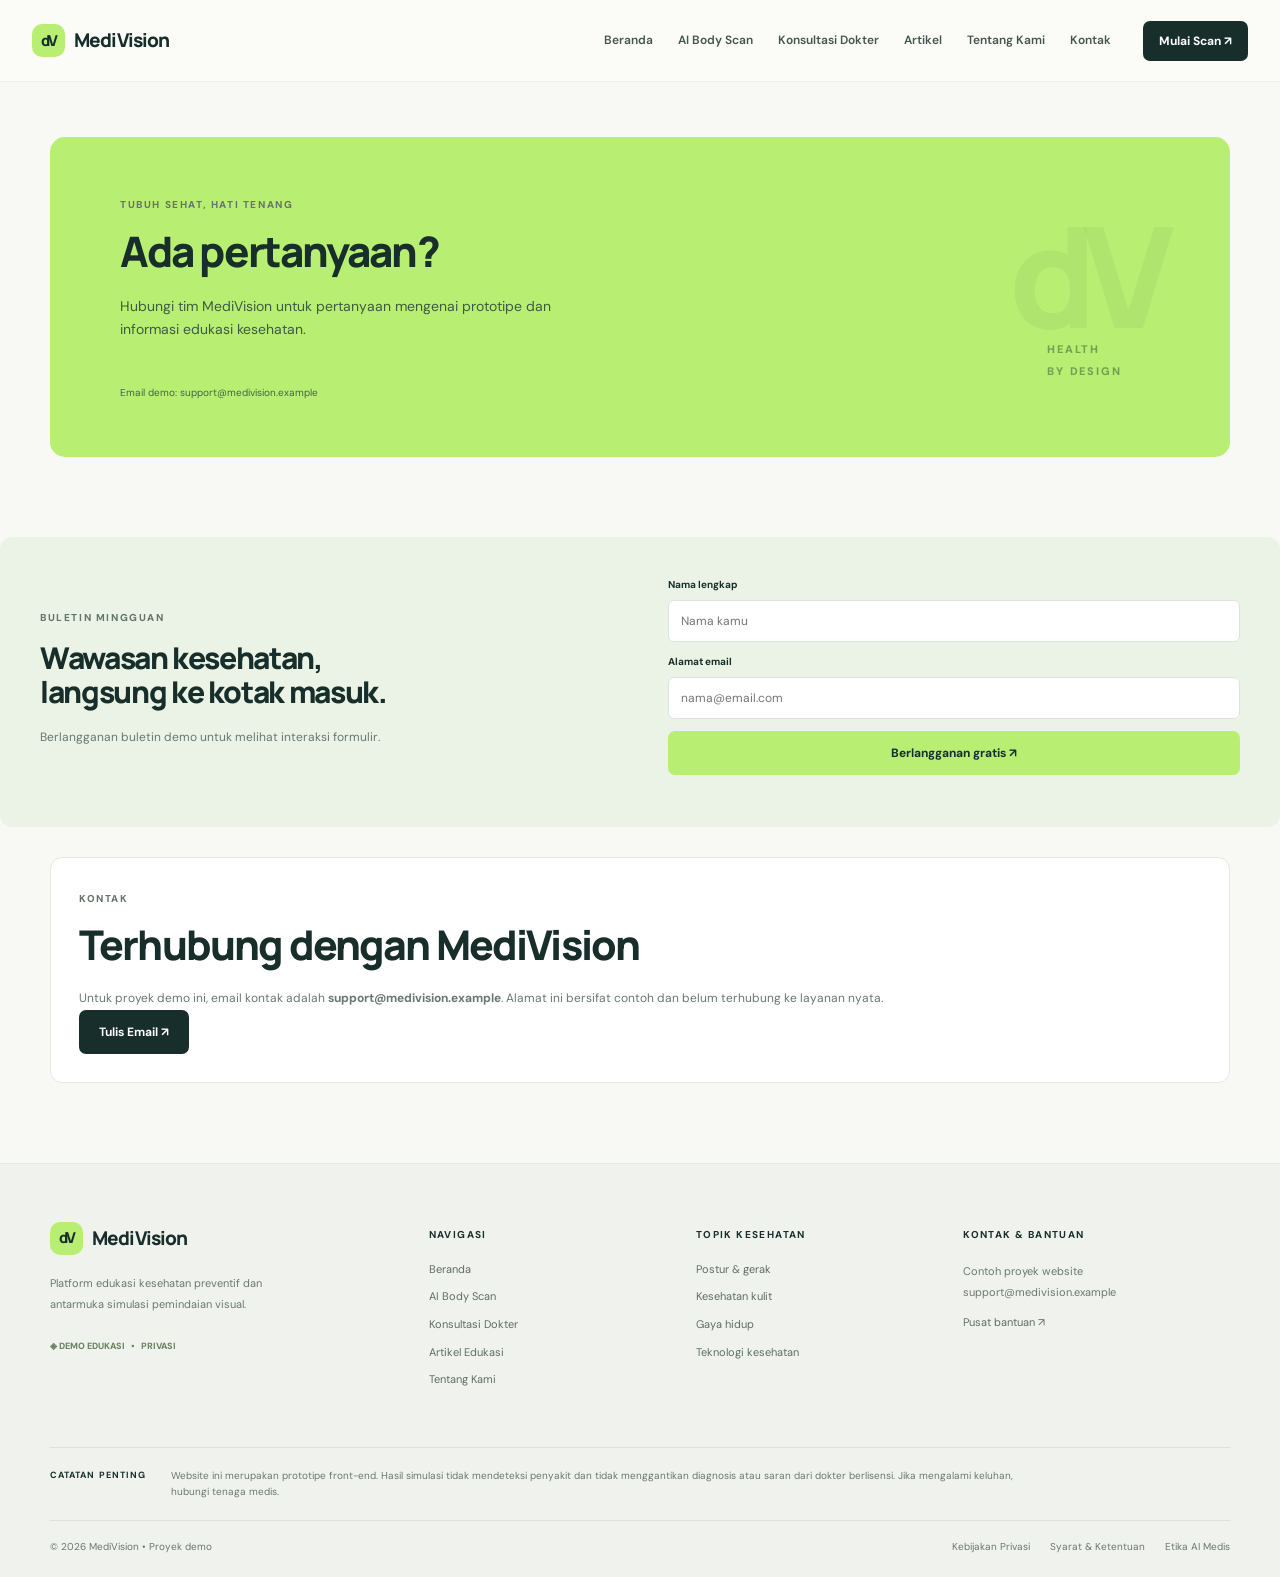
<file: contact.html>
<!DOCTYPE html>
<html lang="id"><head><meta charset="utf-8"/><meta content="width=device-width, initial-scale=1.0" name="viewport"/><meta content="MediVision — edukasi kesehatan preventif dan simulasi scan tubuh." name="description"/><title>Kontak | MediVision</title><link href="style.css" rel="stylesheet"/><link href="https://fonts.googleapis.com" rel="preconnect"/><link crossorigin="" href="https://fonts.gstatic.com" rel="preconnect"/><link href="https://fonts.googleapis.com/css2?family=DM+Sans:wght@400;500;600;700&amp;family=Manrope:wght@400;500;600;700;800&amp;display=swap" rel="stylesheet"/></head><body><header class="topbar"><a class="brand" href="#home"><span class="brand-mark">dV</span><span>MediVision</span></a>
<button aria-label="Buka menu" class="mobile-menu">☰</button><nav id="nav"><a href="index.html">Beranda</a><a href="scan.html">AI Body Scan</a><a href="doctors.html">Konsultasi Dokter</a><a href="articles.html">Artikel</a><a href="about.html">Tentang Kami</a><a aria-current="page" href="contact.html">Kontak</a></nav><a class="btn btn-dark nav-cta" href="scan.html">Mulai Scan ↗</a></header><main><section class="cta section-wrap" id="about"><div class="cta-content"><span class="eyebrow">TUBUH SEHAT, HATI TENANG</span><h2>Ada pertanyaan?</h2><p>Hubungi tim MediVision untuk pertanyaan mengenai prototipe dan informasi edukasi kesehatan.</p><div></div><small>Email demo: support@medivision.example</small></div><div class="cta-deco">dV<span>HEALTH<br/>BY DESIGN</span></div></section><div class="newsletter" id="newsletter"><div><span class="eyebrow">BULETIN MINGGUAN</span><h2>Wawasan kesehatan,<br/>langsung ke kotak masuk.</h2><p>Berlangganan buletin demo untuk melihat interaksi formulir.</p></div><form id="newsletterForm"><label>Nama lengkap<input placeholder="Nama kamu" required=""/></label><label>Alamat email<input placeholder="nama@email.com" required="" type="email"/></label><button class="btn btn-green full">Berlangganan gratis ↗</button><small aria-live="polite" id="newsletterMsg"></small></form></div><section class="section-wrap" style="padding:30px 0 80px"><div class="plain-card"><span class="eyebrow">KONTAK</span><h2>Terhubung dengan MediVision</h2><p>Untuk proyek demo ini, email kontak adalah <b>support@medivision.example</b>. Alamat ini bersifat contoh dan belum terhubung ke layanan nyata.</p><a class="btn btn-dark" href="mailto:support@medivision.example">Tulis Email ↗</a></div></section></main><footer id="contact"><div class="footer-main section-wrap"><div class="footer-brand"><a class="brand" href="index.html"><span class="brand-mark">dV</span><span>MediVision</span></a><p>Platform edukasi kesehatan preventif dan antarmuka simulasi pemindaian visual.</p><span class="cert">◈ DEMO EDUKASI   •   PRIVASI</span></div><div><h4>NAVIGASI</h4><a href="index.html">Beranda</a><a href="scan.html">AI Body Scan</a><a href="doctors.html">Konsultasi Dokter</a><a href="articles.html">Artikel Edukasi</a><a href="about.html">Tentang Kami</a></div><div><h4>TOPIK KESEHATAN</h4><a href="scan.html">Postur &amp; gerak</a><a href="scan.html">Kesehatan kulit</a><a href="articles.html">Gaya hidup</a><a href="articles.html">Teknologi kesehatan</a></div><div><h4>KONTAK &amp; BANTUAN</h4><p>Contoh proyek website<br/>support@medivision.example</p><a href="contact.html">Pusat bantuan ↗</a></div></div><div class="disclaimer section-wrap"><b>CATATAN PENTING</b><p>Website ini merupakan prototipe front-end. Hasil simulasi tidak mendeteksi penyakit dan tidak menggantikan diagnosis atau saran dari dokter berlisensi. Jika mengalami keluhan, hubungi tenaga medis.</p></div><div class="footer-bottom section-wrap"><span>© 2026 MediVision • Proyek demo</span><div><a href="contact.html">Kebijakan Privasi</a><a href="contact.html">Syarat &amp; Ketentuan</a><a href="contact.html">Etika AI Medis</a></div></div></footer><div aria-live="polite" class="toast" id="toast" role="status"></div><script src="script.js"></script></body></html>
</file>
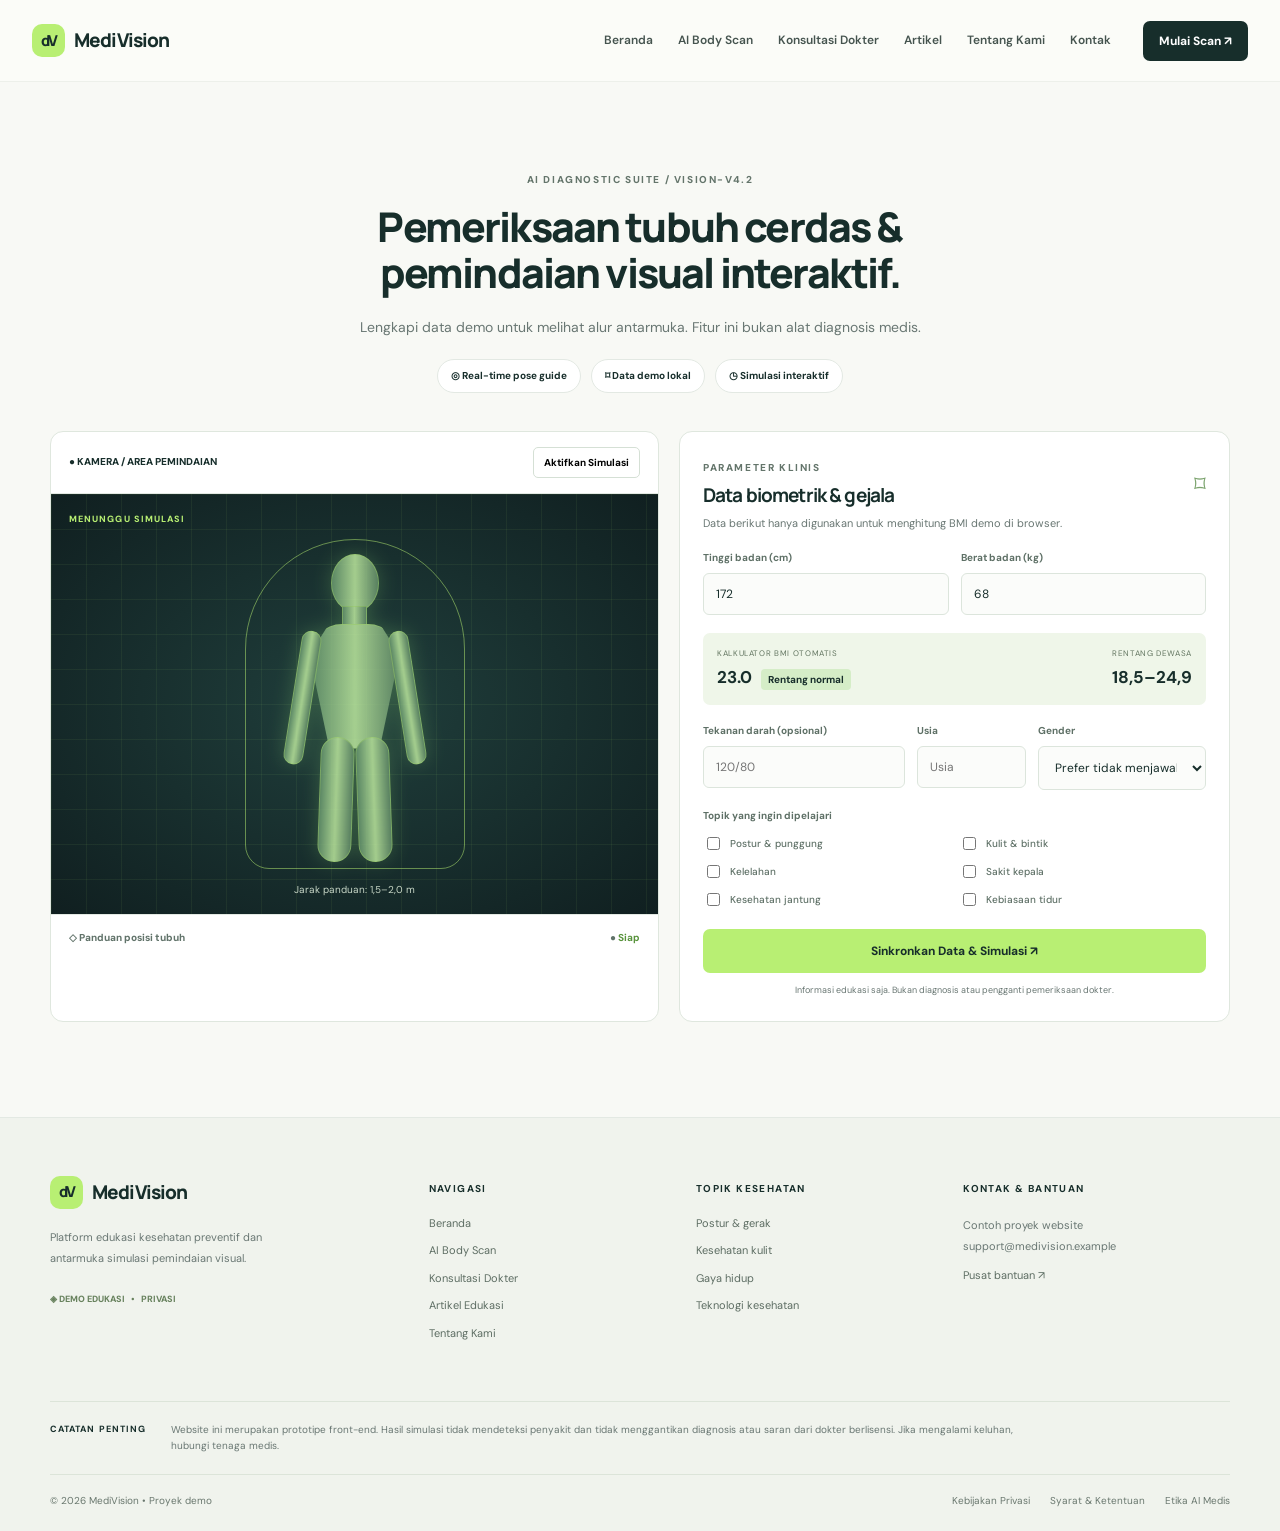
<file: scan.html>
<!DOCTYPE html>
<html lang="id"><head><meta charset="utf-8"/><meta content="width=device-width, initial-scale=1.0" name="viewport"/><meta content="MediVision — edukasi kesehatan preventif dan simulasi scan tubuh." name="description"/><title>AI Body Scan | MediVision</title><link href="style.css" rel="stylesheet"/><link href="https://fonts.googleapis.com" rel="preconnect"/><link crossorigin="" href="https://fonts.gstatic.com" rel="preconnect"/><link href="https://fonts.googleapis.com/css2?family=DM+Sans:wght@400;500;600;700&amp;family=Manrope:wght@400;500;600;700;800&amp;display=swap" rel="stylesheet"/></head><body><header class="topbar"><a class="brand" href="#home"><span class="brand-mark">dV</span><span>MediVision</span></a>
<button aria-label="Buka menu" class="mobile-menu">☰</button><nav id="nav"><a href="index.html">Beranda</a><a aria-current="page" href="scan.html">AI Body Scan</a><a href="doctors.html">Konsultasi Dokter</a><a href="articles.html">Artikel</a><a href="about.html">Tentang Kami</a><a href="contact.html">Kontak</a></nav><a class="btn btn-dark nav-cta" href="scan.html">Mulai Scan ↗</a></header><main><section class="scan-area section-wrap" id="scan"><div class="scan-title"><span class="eyebrow">AI DIAGNOSTIC SUITE / VISION-V4.2</span><h2>Pemeriksaan tubuh cerdas &amp;<br/>pemindaian visual interaktif.</h2><p>Lengkapi data demo untuk melihat alur antarmuka. Fitur ini bukan alat diagnosis medis.</p><div class="pills"><span>◎ Real-time pose guide</span><span>⌑ Data demo lokal</span><span>◷ Simulasi interaktif</span></div></div>
<div class="scan-workspace"><div class="camera-panel"><div class="camera-top"><span>● KAMERA / AREA PEMINDAIAN</span><button class="small-btn" id="cameraToggle">Aktifkan Simulasi</button></div><div class="camera-stage" id="cameraStage"><div class="camera-grid"></div><div class="scan-corners"></div><div class="human-silhouette"><div class="head"></div><div class="neck"></div><div class="torso"></div><div class="arm left"></div><div class="arm right"></div><div class="leg left"></div><div class="leg right"></div></div><div class="scan-line"></div><div class="camera-status" id="cameraStatus">MENUNGGU SIMULASI</div><div class="camera-distance">Jarak panduan: 1,5–2,0 m</div></div><div class="camera-bottom"><span>◇ Panduan posisi tubuh</span><span>● <b id="cameraReady">Siap</b></span></div></div>
<form class="bio-panel" id="scanForm"><div class="panel-heading"><div><span class="eyebrow">PARAMETER KLINIS</span><h3>Data biometrik &amp; gejala</h3></div><span class="lock">⌑</span></div><p class="muted">Data berikut hanya digunakan untuk menghitung BMI demo di browser.</p><div class="form-two"><label>Tinggi badan (cm)<input id="height" max="230" min="80" required="" type="number" value="172"/></label><label>Berat badan (kg)<input id="weight" max="300" min="15" required="" type="number" value="68"/></label></div><div class="bmi-box"><div><small>KALKULATOR BMI OTOMATIS</small><b id="bmiValue">23.0 <span>Normal</span></b></div><div><small>RENTANG DEWASA</small><b>18,5–24,9</b></div></div><div class="form-three"><label>Tekanan darah (opsional)<input placeholder="120/80" type="text"/></label><label>Usia<input max="120" min="1" placeholder="Usia" type="number"/></label><label>Gender<select><option>Prefer tidak menjawab</option><option>Pria</option><option>Wanita</option></select></label></div><label class="symptom-label">Topik yang ingin dipelajari</label><div class="symptom-grid"><label><input type="checkbox" value="Postur &amp; punggung"/>Postur &amp; punggung</label><label><input type="checkbox" value="Kulit &amp; bintik"/>Kulit &amp; bintik</label><label><input type="checkbox" value="Kelelahan"/>Kelelahan</label><label><input type="checkbox" value="Sakit kepala"/>Sakit kepala</label><label><input type="checkbox" value="Kesehatan jantung"/>Kesehatan jantung</label><label><input type="checkbox" value="Kebiasaan tidur"/>Kebiasaan tidur</label></div><button class="btn btn-green full" type="submit">Sinkronkan Data &amp; Simulasi ↗</button><p class="form-note">Informasi edukasi saja. Bukan diagnosis atau pengganti pemeriksaan dokter.</p><div aria-live="polite" class="result-box" hidden="" id="scanResult"></div></form></div></section></main><footer id="contact"><div class="footer-main section-wrap"><div class="footer-brand"><a class="brand" href="index.html"><span class="brand-mark">dV</span><span>MediVision</span></a><p>Platform edukasi kesehatan preventif dan antarmuka simulasi pemindaian visual.</p><span class="cert">◈ DEMO EDUKASI   •   PRIVASI</span></div><div><h4>NAVIGASI</h4><a href="index.html">Beranda</a><a href="scan.html">AI Body Scan</a><a href="doctors.html">Konsultasi Dokter</a><a href="articles.html">Artikel Edukasi</a><a href="about.html">Tentang Kami</a></div><div><h4>TOPIK KESEHATAN</h4><a href="scan.html">Postur &amp; gerak</a><a href="scan.html">Kesehatan kulit</a><a href="articles.html">Gaya hidup</a><a href="articles.html">Teknologi kesehatan</a></div><div><h4>KONTAK &amp; BANTUAN</h4><p>Contoh proyek website<br/>support@medivision.example</p><a href="contact.html">Pusat bantuan ↗</a></div></div><div class="disclaimer section-wrap"><b>CATATAN PENTING</b><p>Website ini merupakan prototipe front-end. Hasil simulasi tidak mendeteksi penyakit dan tidak menggantikan diagnosis atau saran dari dokter berlisensi. Jika mengalami keluhan, hubungi tenaga medis.</p></div><div class="footer-bottom section-wrap"><span>© 2026 MediVision • Proyek demo</span><div><a href="contact.html">Kebijakan Privasi</a><a href="contact.html">Syarat &amp; Ketentuan</a><a href="contact.html">Etika AI Medis</a></div></div></footer><div aria-live="polite" class="toast" id="toast" role="status"></div><script src="script.js"></script></body></html>
</file>
<file: style.css>
*{box-sizing:border-box} :root{--ink:#172e2b;--green:#b8ef73;--green-dark:#8bd84c;--mint:#eaf5e9;--paper:#f8f9f5;--muted:#697773;--line:#e3e9e3;--white:#fff}html{scroll-behavior:smooth;scroll-padding-top:95px}body{margin:0;background:var(--paper);color:var(--ink);font-family:"DM Sans",sans-serif;font-size:14px;line-height:1.6}h1,h2,h3,h4,p{margin-top:0}h1,h2,h3,.brand{font-family:Manrope,"DM Sans",sans-serif;letter-spacing:-.045em}h1{font-size:clamp(42px,5vw,72px);line-height:1.06;font-weight:800;margin:18px 0 20px}h1 span,h2 span{color:#6d9e59}h2{font-size:clamp(30px,3.2vw,46px);line-height:1.12;margin:14px 0 20px;font-weight:800}h3{line-height:1.3;font-size:18px;margin-bottom:9px}p{color:var(--muted)}a{color:inherit;text-decoration:none}.section-wrap{width:min(1180px,calc(100% - 64px));margin-inline:auto}.topbar{height:82px;padding:0 max(32px,calc((100vw - 1280px)/2));display:flex;align-items:center;gap:32px;background:#fbfcf8;border-bottom:1px solid #edf0ea;position:sticky;top:0;z-index:20}.brand{display:flex;align-items:center;gap:9px;font-size:19px;font-weight:800;white-space:nowrap}.brand-mark{display:grid;place-items:center;background:var(--green);width:33px;height:33px;border-radius:10px;font-size:15px;letter-spacing:-2px}.topbar nav{display:flex;align-items:center;gap:25px;margin-left:auto}.topbar nav a{font-size:12px;color:#45544f;font-weight:600;white-space:nowrap}.topbar nav a:hover,.footer-main a:hover{color:#6a9e4d}.btn{display:inline-flex;align-items:center;justify-content:center;gap:12px;padding:14px 20px;border:0;border-radius:7px;font:700 12px "DM Sans",sans-serif;cursor:pointer;transition:.2s;white-space:nowrap}.btn:hover{transform:translateY(-2px);filter:brightness(.97)}.btn-dark{background:var(--ink);color:white}.btn-green{background:var(--green);color:var(--ink)}.btn-outline{border:1px solid #cbd6cb;background:transparent}.nav-cta{padding:12px 16px}.mobile-menu{display:none}.hero{min-height:630px;display:grid;grid-template-columns:1fr 1.05fr;gap:52px;align-items:center;padding-top:62px;padding-bottom:72px}.eyebrow{display:inline-flex;align-items:center;gap:8px;font-size:10px;letter-spacing:.16em;font-weight:800;color:#64756b}.eyebrow i{width:7px;height:7px;border-radius:50%;background:#84d74e;display:inline-block}.lead{font-size:16px;max-width:420px;line-height:1.8}.hero-actions{display:flex;align-items:center;gap:23px;margin:28px 0 38px}.text-link{font-size:12px;font-weight:800;display:inline-flex;gap:12px;align-items:center;border:0;background:none;color:var(--ink);cursor:pointer;padding:0}.text-link span{font-size:18px}.hero-proof{display:flex;align-items:center;gap:14px}.avatar-stack{display:flex;padding-left:2px}.avatar-stack img{width:34px;height:34px;object-fit:cover;border-radius:50%;border:2px solid var(--paper);margin-left:-7px}.hero-proof strong{display:block;font-size:13px}.hero-proof small{font-size:10px;color:var(--muted)}.stars{color:#e7a640;letter-spacing:2px;font-size:12px}.hero-art{height:490px;position:relative;display:flex;align-items:center;justify-content:center}.hero-image{width:77%;height:425px;position:relative;border-radius:150px 150px 16px 16px;overflow:hidden;background:#d9e8e2}.hero-image:after{content:"";position:absolute;inset:0;background:linear-gradient(180deg,transparent 55%,rgba(15,43,38,.6))}.hero-image img{width:100%;height:100%;object-fit:cover;filter:saturate(.72)}.image-label{position:absolute;z-index:1;bottom:22px;left:20px;right:20px;display:flex;align-items:center;gap:10px;color:white}.image-label b,.image-label small{display:block}.image-label b{font-size:12px}.image-label small{font-size:10px;opacity:.8}.pulse{width:9px;height:9px;background:#b8ef73;border-radius:50%;box-shadow:0 0 0 5px #b8ef7330}.label-check{margin-left:auto;width:27px;height:27px;display:grid;place-items:center;background:#b8ef73;color:#17332b;border-radius:50%}.scan-card{position:absolute;z-index:2;background:white;border:1px solid #edf0e9;border-radius:12px;padding:15px;box-shadow:0 15px 50px #1e44331b;display:flex;align-items:center;gap:12px;min-width:220px}.scan-card-top{top:64px;left:-2px}.scan-card-bottom{bottom:52px;right:-10px}.scan-card b,.scan-card small{display:block}.scan-card b{font-size:11px}.scan-card small{font-size:9px;color:var(--muted);margin-top:3px}.mini-icon{display:grid;place-items:center;background:#eff5df;width:35px;height:35px;border-radius:9px;font-size:20px}.mini-icon.mint{background:#e3f2e8}.arrow{margin-left:auto}.circle-note{position:absolute;right:2%;top:12px;border:1px solid #d9e5d8;width:58px;height:58px;border-radius:50%;display:grid;place-content:center;text-align:center;font-size:11px;background:#f7fbf2;line-height:1.1}.circle-note b{font-size:8px;letter-spacing:.1em}.ticker{display:flex;justify-content:space-around;gap:20px;padding:19px 32px;background:#eaf3e6;color:#5b7656;font-size:10px;font-weight:800;letter-spacing:.1em;flex-wrap:wrap}.quote-band{padding:72px 10%;display:grid;grid-template-columns:50px 1fr auto;gap:20px;align-items:center}.quote-mark{font:90px Georgia;color:#a3d87e;line-height:.7}.quote-band blockquote{font:600 19px/1.7 Manrope, sans-serif;letter-spacing:-.025em;margin:0;max-width:650px}.doctor-mini{display:flex;align-items:center;gap:12px;min-width:185px}.doctor-mini img{width:44px;height:44px;border-radius:50%;object-fit:cover}.doctor-mini b,.doctor-mini small{display:block}.doctor-mini b{font-size:11px}.doctor-mini small{font-size:8px;letter-spacing:.08em;color:var(--muted)}.problem{padding:68px 0 88px}.section-heading{display:flex;align-items:end;justify-content:space-between;gap:50px;margin-bottom:35px}.section-heading h2{margin-bottom:0}.section-heading>p{max-width:400px;line-height:1.9;margin-bottom:3px}.three-cards{display:grid;grid-template-columns:repeat(3,1fr);gap:18px}.plain-card{position:relative;padding:28px;border:1px solid var(--line);background:white;border-radius:12px;min-height:200px}.number{position:absolute;right:24px;top:20px;color:#a5b1a8;font-size:11px}.card-icon{display:grid;place-items:center;background:#eff5e9;border-radius:10px;width:42px;height:42px;font-size:22px;margin-bottom:24px}.plain-card h3{font-size:16px}.plain-card p{font-size:12px;line-height:1.8;margin-bottom:0}.feature-section{background:#eaf2e7;padding:78px 0}.feature-inner{display:grid;grid-template-columns:1fr 1fr;gap:100px;align-items:center}.feature-photo{height:440px;position:relative;border-radius:14px;overflow:hidden}.feature-photo img{width:100%;height:100%;object-fit:cover}.photo-caption{position:absolute;bottom:18px;left:18px;right:18px;display:flex;gap:10px;align-items:center;padding:15px 17px;background:#ffffffed;border-radius:8px;font-size:12px;font-weight:700}.photo-caption span{color:#76bd51}.photo-caption b{margin-left:auto;font-size:9px;background:#e1f4d4;padding:5px 8px;border-radius:4px}.feature-copy>p{line-height:1.9;max-width:430px}.feature-list{margin:28px 0;display:grid;gap:18px}.feature-list>div{display:flex;gap:13px}.list-check{display:grid;place-items:center;width:23px;height:23px;border-radius:50%;background:#d2edbd;font-weight:bold;flex-shrink:0}.feature-list b,.feature-list small{display:block}.feature-list b{font-size:12px}.feature-list small{font-size:11px;color:var(--muted);margin-top:4px}.stats{display:grid;grid-template-columns:1.4fr repeat(4,1fr);gap:25px;padding-top:65px;padding-bottom:65px;border-bottom:1px solid var(--line)}.stats-intro h2{font-size:26px}.stat{border-left:1px solid var(--line);padding-left:24px;display:flex;flex-direction:column;justify-content:center}.stat b{font:800 32px Manrope;letter-spacing:-.06em}.stat b span{color:#76a65f}.stat small{font-size:10px;color:var(--muted)}.steps{padding:88px 0}.steps-grid{display:grid;grid-template-columns:repeat(4,1fr);gap:18px}.steps-grid article{position:relative;padding:24px 20px;border:1px solid var(--line);border-radius:12px;background:white}.step-no{position:absolute;top:17px;right:18px;color:#a3afa5;font-size:11px}.step-visual{height:135px;display:grid;place-items:center;font-size:50px;color:#5b8052;background:#f0f5eb;border-radius:8px;margin-bottom:23px}.visual-form{background:#e9f0ed}.visual-ai{background:#edf4e3}.visual-report{background:#e3f1df}.steps-grid h3{font-size:15px}.steps-grid p{font-size:11px;min-height:58px}.steps-grid small{font-size:9px;font-weight:800;color:#719267;letter-spacing:.07em}.exams{padding:15px 0 90px}.exams .section-heading{align-items:end}.muted{color:var(--muted)}.exam-grid{display:grid;grid-template-columns:1fr 1fr;gap:20px}.exam-card{display:grid;grid-template-columns:42% 1fr 25px;gap:20px;align-items:center;border:1px solid var(--line);background:white;border-radius:12px;padding:14px}.exam-card img{width:100%;height:170px;object-fit:cover;border-radius:8px}.exam-card span{font-size:9px;letter-spacing:.1em;color:#729364;font-weight:800}.exam-card h3{margin:8px 0;font-size:17px}.exam-card p{font-size:11px;line-height:1.7;margin:0}.exam-card>b{align-self:start;margin-top:5px}.testimonial{padding:75px 0;display:grid;grid-template-columns:1fr 1fr;gap:80px;align-items:center}.testimonial-card{margin-top:28px;padding:27px;background:white;border:1px solid var(--line);border-radius:12px}.testimonial-card blockquote{font:600 16px/1.8 Manrope;margin:13px 0 24px}.person{display:flex;gap:11px;align-items:center}.person-avatar{width:40px;height:40px;display:grid;place-items:center;background:#e4f1d9;border-radius:50%;font-size:11px;font-weight:800}.person b,.person small{display:block}.person b{font-size:11px}.person small{font-size:10px;color:var(--muted)}.testimonial-image{height:440px;position:relative}.testimonial-image>img{width:100%;height:100%;object-fit:cover;border-radius:14px}.doctor-note{position:absolute;bottom:-25px;left:-35px;width:245px;background:var(--ink);color:white;border-radius:12px;padding:23px}.doctor-note span{font:42px Georgia;color:var(--green)}.doctor-note p{font-size:12px;color:#e1e9e2}.doctor-note b{font-size:10px}.cta{background:var(--green);border-radius:15px;margin-top:55px;margin-bottom:80px;min-height:320px;display:flex;align-items:center;justify-content:space-between;padding:50px 70px;position:relative;overflow:hidden}.cta-content{max-width:600px;position:relative;z-index:1}.cta h2{font-size:42px}.cta p{max-width:480px;color:#3e5a43}.cta-content>div{display:flex;gap:12px;flex-wrap:wrap;margin:25px 0 15px}.cta-content>small{font-size:10px;color:#456343}.cta-deco{font:800 140px Manrope;color:#17332b0d;letter-spacing:-.1em;display:flex;flex-direction:column;line-height:.9;align-items:center}.cta-deco span{font:800 11px "DM Sans";letter-spacing:.18em;line-height:2;color:#244b2c7a}.scan-area{padding:85px 0 95px}.scan-title{text-align:center;margin-bottom:38px}.scan-title h2{margin-top:15px}.scan-title>p{max-width:650px;margin:0 auto 20px}.pills{display:flex;justify-content:center;gap:10px;flex-wrap:wrap}.pills span{padding:8px 13px;background:white;border:1px solid var(--line);border-radius:30px;font-size:10px;font-weight:700}.scan-workspace{display:grid;grid-template-columns:1.05fr .95fr;gap:20px;align-items:stretch}.camera-panel,.bio-panel{border:1px solid #dfe7de;background:white;border-radius:13px;overflow:hidden}.camera-top,.camera-bottom{padding:15px 18px;display:flex;justify-content:space-between;align-items:center;font-size:10px;font-weight:800}.camera-top{border-bottom:1px solid var(--line)}.small-btn{border:1px solid #d5e0d5;background:white;padding:8px 10px;border-radius:5px;font:700 10px "DM Sans";cursor:pointer}.camera-stage{height:420px;position:relative;overflow:hidden;background:radial-gradient(ellipse at center,#203f3c,#101f20);display:flex;justify-content:center;align-items:center}.camera-grid{position:absolute;inset:0;background-image:linear-gradient(#b7ef7310 1px,transparent 1px),linear-gradient(90deg,#b7ef7310 1px,transparent 1px);background-size:35px 35px}.scan-corners{position:absolute;width:220px;height:330px;border:1px solid #b7ef7380;border-radius:110px 110px 24px 24px}.human-silhouette{position:relative;height:300px;width:140px;filter:drop-shadow(0 0 10px #a5f27a44);opacity:.8}.human-silhouette>div{position:absolute;background:linear-gradient(90deg,#6d9e72,#c7f4a5,#69946d);border:1px solid #b8ef7380}.head{width:48px;height:58px;left:46px;top:0;border-radius:50%}.neck{width:25px;height:22px;left:57px;top:52px}.torso{width:90px;height:125px;left:25px;top:70px;border-radius:32px 32px 25px 25px;clip-path:polygon(22% 0,78% 0,100% 25%,78% 100%,22% 100%,0 25%)}.arm{width:20px;height:135px;top:77px;border-radius:20px;transform-origin:top}.arm.left{left:18px;transform:rotate(9deg)}.arm.right{right:18px;transform:rotate(-9deg)}.leg{width:34px;height:125px;top:183px;border-radius:18px}.leg.left{left:34px;transform:rotate(2deg)}.leg.right{right:34px;transform:rotate(-2deg)}.scan-line{position:absolute;left:0;right:0;top:0;height:2px;background:#b8ef73;box-shadow:0 0 15px #b8ef73;opacity:0}.camera-stage.scanning .scan-line{opacity:1;animation:scan 2.5s linear infinite}.camera-stage.scanning .human-silhouette{animation:glow 1.8s ease-in-out infinite alternate}@keyframes scan{from{top:0}to{top:100%}}@keyframes glow{from{opacity:.5}to{opacity:1}}.camera-status{position:absolute;left:18px;top:18px;color:#b8ef73;font-size:9px;letter-spacing:.12em;font-weight:800}.camera-distance{position:absolute;bottom:16px;left:0;right:0;text-align:center;color:#c8d7c7;font-size:10px}.camera-bottom{color:#61736a;border-top:1px solid var(--line)}.camera-bottom b{color:#58933c}.bio-panel{padding:23px}.panel-heading{display:flex;align-items:center;justify-content:space-between}.panel-heading h3{margin:6px 0;font-size:19px}.lock{font-size:23px;color:#7ba36d}.bio-panel .muted{font-size:11px;line-height:1.7}.form-two,.form-three{display:grid;gap:12px;margin:18px 0}.form-two{grid-template-columns:1fr 1fr}.form-three{grid-template-columns:1.2fr .65fr 1fr}.bio-panel label{display:block;font-size:10px;font-weight:700;color:#5e7066}.bio-panel input:not([type=checkbox]),.bio-panel select,.newsletter input,.doctor-tools>input,.article-search input{width:100%;margin-top:7px;padding:12px;border:1px solid #dce5dc;border-radius:6px;background:#fbfcfa;color:var(--ink);font:12px "DM Sans";outline:none}.bio-panel input:focus,.bio-panel select:focus,input:focus{border-color:#83b86a;box-shadow:0 0 0 3px #83b86a1c}.bmi-box{display:flex;justify-content:space-between;gap:12px;background:#eff6e9;padding:14px;border-radius:7px}.bmi-box small,.bmi-box b{display:block}.bmi-box small{font-size:8px;color:#637661;letter-spacing:.08em}.bmi-box b{font-size:17px;margin-top:4px}.bmi-box b span{font-size:10px;background:#d5edc7;border-radius:4px;padding:4px 7px;margin-left:5px}.symptom-label{margin:8px 0 10px}.symptom-grid{display:grid;grid-template-columns:1fr 1fr;gap:9px;margin-bottom:20px}.symptom-grid label{display:flex;gap:7px;align-items:center;font-weight:500}.symptom-grid input{accent-color:#74b84e}.full{width:100%}.form-note{font-size:9px;text-align:center;margin:10px 0 0}.result-box{margin-top:15px;padding:14px;border-radius:8px;background:#f0f7e9;border:1px solid #dcebd1;font-size:12px}.result-box h4{margin-bottom:5px}.result-box p{margin:5px 0;font-size:11px}.doctor-section{padding:70px 0 90px;border-top:1px solid var(--line)}.doctor-tools{display:grid;grid-template-columns:1fr;gap:17px;margin-bottom:25px}.doctor-tools>input{max-width:460px;margin:0}.filter-chips{display:flex;gap:8px;flex-wrap:wrap}.filter-chips button{border:1px solid #dce5db;border-radius:25px;padding:9px 14px;background:transparent;font:600 10px "DM Sans";color:#53645b;cursor:pointer}.filter-chips button.active,.filter-chips button:hover{background:var(--ink);color:white;border-color:var(--ink)}.doctor-grid{display:grid;grid-template-columns:repeat(3,1fr);gap:18px}.doctor-card{background:white;border:1px solid var(--line);border-radius:12px;overflow:hidden}.doctor-card>img{height:185px;width:100%;object-fit:cover;background:#e7eee5}.doctor-info{padding:18px}.online{font-size:9px;color:#669653;font-weight:800}.doctor-info h3{font-size:16px;margin:8px 0 3px}.doctor-info>p{font-size:11px;margin-bottom:9px}.doctor-info .stars{font-size:11px}.doctor-info .stars small{color:#697773;letter-spacing:0;font-size:10px}.doctor-info .doctor-bio{line-height:1.7;min-height:55px;margin-top:15px}.doctor-bottom{border-top:1px solid var(--line);padding-top:14px;display:flex;justify-content:space-between;align-items:center}.doctor-bottom>b{font-size:11px}.outline-btn{border:1px solid #d5e0d4;background:white;padding:9px 11px;border-radius:5px;font:700 10px "DM Sans";cursor:pointer}.articles-section{padding:75px 0}.article-search{display:flex;gap:10px;max-width:720px;margin-bottom:18px}.article-search input{margin:0}.article-filters{margin-bottom:28px}.featured-article{display:grid;grid-template-columns:1fr 1fr;gap:35px;align-items:center;background:#edf4e9;padding:18px;border-radius:12px;margin-bottom:30px}.featured-article>img{width:100%;height:280px;object-fit:cover;border-radius:8px}.featured-article h3{font-size:26px;line-height:1.3;margin:14px 0}.featured-article p{font-size:12px;line-height:1.8}.featured-article small{display:block;color:#637269;margin:18px 0}.article-grid{display:grid;grid-template-columns:repeat(3,1fr);gap:25px 18px}.article-card{padding-bottom:18px;border-bottom:1px solid var(--line)}.article-card img{width:100%;height:180px;object-fit:cover;border-radius:8px;margin-bottom:14px}.article-card>span{font-size:9px;letter-spacing:.09em;color:#6b8d60;font-weight:800}.article-card h3{font-size:16px;margin:8px 0}.article-card p{font-size:11px;line-height:1.7}.article-card .text-link{font-size:10px}.newsletter{margin-top:65px;padding:40px;background:#eaf3e6;border-radius:12px;display:grid;grid-template-columns:1fr 1fr;gap:55px;align-items:center}.newsletter h2{font-size:30px}.newsletter p{font-size:12px}.newsletter form{display:grid;gap:12px}.newsletter label{font-size:10px;font-weight:700}.newsletter input{background:white}.newsletter small{font-size:10px}footer{background:#f0f3ed;border-top:1px solid var(--line)}.footer-main{padding-top:58px;padding-bottom:48px;display:grid;grid-template-columns:1.5fr 1fr 1fr 1.2fr;gap:45px}.footer-brand p{font-size:11px;line-height:1.8;max-width:240px;margin:18px 0}.cert{font-size:9px;font-weight:800;color:#68825e}.footer-main h4{font-size:10px;letter-spacing:.14em;margin:5px 0 18px}.footer-main>div:not(:first-child){display:flex;flex-direction:column;align-items:flex-start}.footer-main>div>a:not(.brand){font-size:11px;margin-bottom:10px;color:#5d6d63}.footer-main p{font-size:11px;line-height:1.9}.disclaimer{border-top:1px solid #dce4d9;padding:20px 0;display:flex;gap:25px;align-items:start}.disclaimer b{font-size:9px;letter-spacing:.12em;white-space:nowrap}.disclaimer p{font-size:10px;margin:0;max-width:850px}.footer-bottom{border-top:1px solid #dce4d9;padding-top:18px;padding-bottom:22px;display:flex;justify-content:space-between;gap:20px;font-size:10px;color:#69776e}.footer-bottom div{display:flex;gap:20px}.toast{position:fixed;bottom:20px;left:50%;transform:translate(-50%,20px);opacity:0;pointer-events:none;background:var(--ink);color:white;padding:13px 20px;border-radius:8px;font-size:12px;z-index:40;transition:.25s;box-shadow:0 8px 30px #0002}.toast.show{opacity:1;transform:translate(-50%,0)}[hidden]{display:none!important}
@media(max-width:1050px){.topbar{gap:18px}.topbar nav{gap:13px}.topbar nav a{font-size:11px}.hero{gap:20px}.feature-inner{gap:45px}.stats{grid-template-columns:repeat(4,1fr)}.stats-intro{grid-column:1/-1}.stat:first-of-type{border-left:0;padding-left:0}.testimonial{gap:45px}.footer-main{gap:25px}}
@media(max-width:780px){.section-wrap{width:calc(100% - 36px)}.topbar{height:70px;padding:0 18px;gap:12px}.brand{font-size:17px}.mobile-menu{display:block;margin-left:auto;border:1px solid var(--line);background:white;border-radius:6px;padding:8px 10px}.topbar nav{display:none;position:absolute;top:69px;left:0;right:0;background:#fbfcf8;padding:20px;box-shadow:0 15px 20px #0001;flex-direction:column;align-items:flex-start}.topbar nav.open{display:flex}.nav-cta{font-size:10px;padding:10px}.hero{grid-template-columns:1fr;padding-top:50px;gap:25px}.hero-art{height:430px}.hero-image{height:390px}.scan-card-top{left:0;top:30px}.scan-card-bottom{right:0;bottom:24px}.quote-band{grid-template-columns:35px 1fr;padding:50px 0}.quote-band blockquote{font-size:16px}.doctor-mini{grid-column:2}.section-heading{align-items:flex-start;flex-direction:column;gap:15px}.three-cards{grid-template-columns:1fr}.plain-card{min-height:0}.feature-inner{grid-template-columns:1fr;gap:35px}.feature-photo{height:350px}.stats{grid-template-columns:1fr 1fr;gap:20px}.stats-intro{grid-column:1/-1}.stat{padding-left:15px}.stat:nth-child(2){border-left:0;padding-left:0}.steps-grid{grid-template-columns:1fr 1fr}.exam-grid{grid-template-columns:1fr}.testimonial{grid-template-columns:1fr;gap:40px}.testimonial-image{height:350px;margin-left:20px;margin-bottom:20px}.doctor-note{left:-20px}.cta{padding:38px 25px;margin-top:25px}.cta h2{font-size:33px}.cta-deco{display:none}.scan-workspace{grid-template-columns:1fr}.camera-stage{height:360px}.doctor-grid{grid-template-columns:1fr 1fr}.featured-article{grid-template-columns:1fr;gap:20px}.featured-article>img{height:220px}.article-grid{grid-template-columns:1fr 1fr}.newsletter{grid-template-columns:1fr;gap:20px;padding:25px}.footer-main{grid-template-columns:1fr 1fr}.footer-brand{grid-column:1/-1}.disclaimer{flex-direction:column;gap:8px}.footer-bottom{flex-direction:column}.footer-bottom div{flex-wrap:wrap}}
@media(max-width:480px){.hero-actions{align-items:flex-start;flex-direction:column;gap:15px}.hero-proof{flex-wrap:wrap}.hero-art{height:360px}.hero-image{height:330px;width:78%}.scan-card{min-width:185px;padding:11px}.scan-card b{font-size:10px}.scan-card small{font-size:8px}.scan-card-top{top:15px}.scan-card-bottom{bottom:10px}.ticker{justify-content:flex-start;font-size:9px}.steps-grid,.doctor-grid,.article-grid{grid-template-columns:1fr}.steps-grid article{padding:18px}.step-visual{height:100px}.exam-card{grid-template-columns:36% 1fr 15px;gap:12px}.exam-card img{height:140px}.exam-card h3{font-size:14px}.exam-card p{font-size:10px}.form-three{grid-template-columns:1fr 1fr}.form-three label:first-child{grid-column:1/-1}.bio-panel{padding:16px}.bmi-box b{font-size:14px}.symptom-grid{grid-template-columns:1fr 1fr}.cta-content>div{align-items:flex-start;flex-direction:column}.footer-main{grid-template-columns:1fr 1fr;gap:30px 20px}.footer-main>div:last-child{grid-column:1/-1}.footer-bottom div{gap:12px}.article-search{flex-direction:column}.article-search .btn{width:100%}}
</file>
